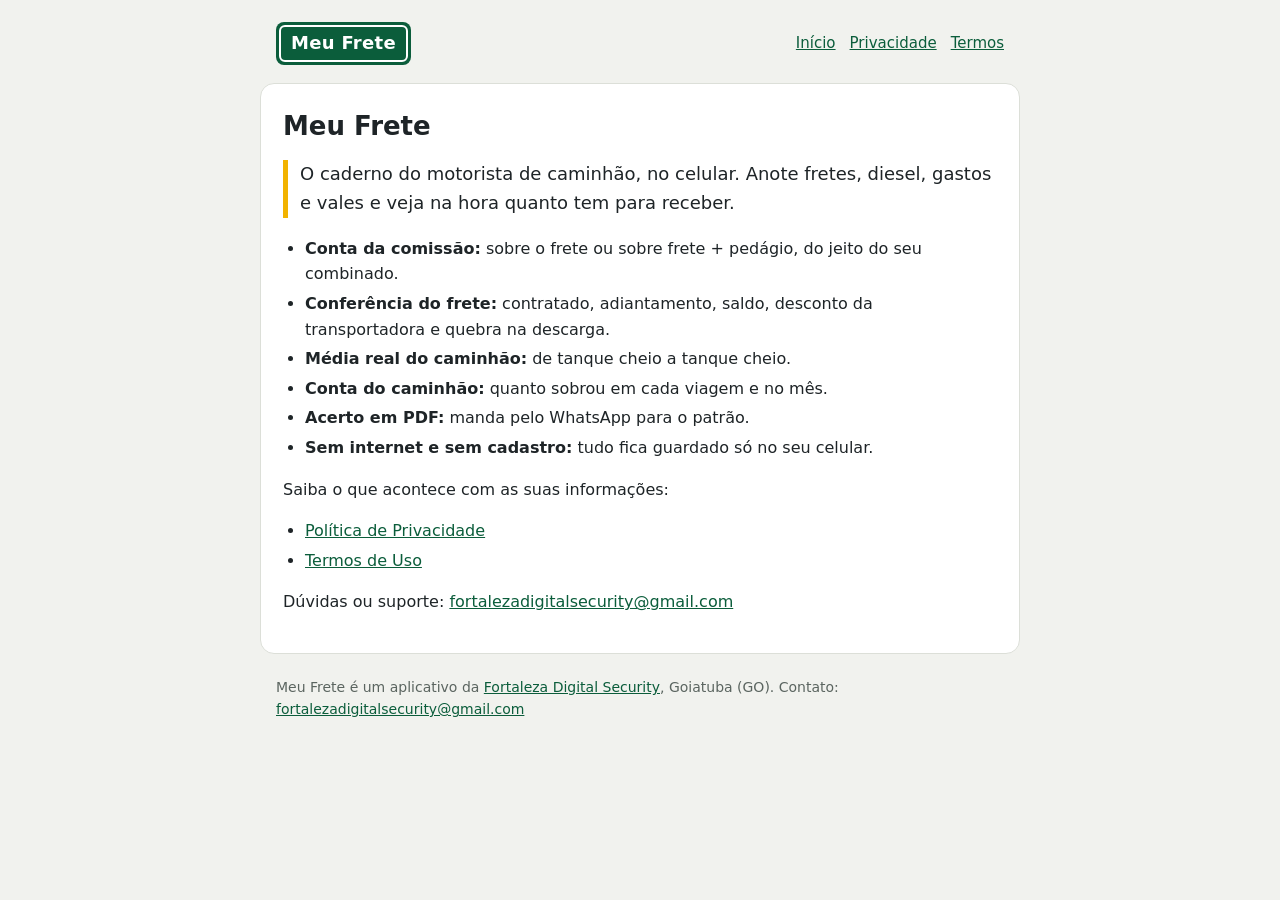
<file: meufrete/index.html>
<!doctype html>
<html lang="pt-BR">
<head>
<meta charset="utf-8">
<meta name="viewport" content="width=device-width, initial-scale=1">
<title>Meu Frete — Fortaleza Digital Security</title>
<meta name="description" content="Meu Frete: fretes, diesel, gastos e vales do motorista de caminhão, com a conta certa da viagem.">
<style>
:root { --fundo:#f1f2ee; --texto:#1e2427; --fraco:#5b6560; --destaque:#0b5d3b; --cartao:#ffffff; --borda:#dcdfd8; --faixa:#f2b300; }
@media (prefers-color-scheme: dark) {
  :root { --fundo:#111513; --texto:#e6eae7; --fraco:#9aa59f; --destaque:#5cd69a; --cartao:#181d1b; --borda:#2b322f; }
}
* { box-sizing: border-box; }
body { margin:0; background:var(--fundo); color:var(--texto);
  font: 16px/1.6 system-ui, -apple-system, "Segoe UI", Roboto, sans-serif; }
header, main, footer { max-width: 760px; margin: 0 auto; padding: 0 16px; }
header { padding-top: 22px; display:flex; align-items:center; gap:10px; flex-wrap:wrap; }
.placa { display:inline-block; background:#0b5d3b; border-radius:8px; padding:3px; }
.placa span { display:block; border:2px solid #fff; border-radius:6px; color:#fff; font-weight:800; padding:2px 10px; font-size:18px; letter-spacing:.3px; }
nav { margin-left:auto; display:flex; gap:14px; font-size: 15px; }
a { color: var(--destaque); }
main { background: var(--cartao); border: 1px solid var(--borda); border-radius: 14px; padding: 8px 22px 22px; margin-top: 18px; }
h1 { font-size: 26px; line-height: 1.25; margin: 18px 0 6px; }
h2 { font-size: 19px; margin: 26px 0 6px; }
p, li { overflow-wrap: anywhere; }
ul { padding-left: 22px; }
li { margin: 4px 0; }
.versao { color: var(--fraco); margin-top: 0; }
.chamada { font-size: 18px; border-left: 5px solid var(--faixa); padding-left: 12px; }
footer { color: var(--fraco); font-size: 14px; padding: 22px 16px 40px; }
</style>
</head>
<body>
<header>
  <a class="placa" href="./" style="text-decoration:none"><span>Meu Frete</span></a>
  <nav>
    <a href="./">Início</a>
    <a href="privacidade.html">Privacidade</a>
    <a href="termos.html">Termos</a>
  </nav>
</header>
<main>
<h1>Meu Frete</h1>
<p class="chamada">O caderno do motorista de caminhão, no celular. Anote fretes, diesel, gastos e vales e veja na hora quanto tem para receber.</p>
<ul>
<li><strong>Conta da comissão:</strong> sobre o frete ou sobre frete + pedágio, do jeito do seu combinado.</li>
<li><strong>Conferência do frete:</strong> contratado, adiantamento, saldo, desconto da transportadora e quebra na descarga.</li>
<li><strong>Média real do caminhão:</strong> de tanque cheio a tanque cheio.</li>
<li><strong>Conta do caminhão:</strong> quanto sobrou em cada viagem e no mês.</li>
<li><strong>Acerto em PDF:</strong> manda pelo WhatsApp para o patrão.</li>
<li><strong>Sem internet e sem cadastro:</strong> tudo fica guardado só no seu celular.</li>
</ul>
<p>Saiba o que acontece com as suas informações:</p>
<ul>
<li><a href="privacidade.html">Política de Privacidade</a></li>
<li><a href="termos.html">Termos de Uso</a></li>
</ul>
<p>Dúvidas ou suporte: <a href="mailto:fortalezadigitalsecurity@gmail.com">fortalezadigitalsecurity@gmail.com</a></p>
</main>
<footer>Meu Frete é um aplicativo da <a href="../">Fortaleza Digital Security</a>, Goiatuba (GO). Contato: <a href="mailto:fortalezadigitalsecurity@gmail.com">fortalezadigitalsecurity@gmail.com</a></footer>
</body>
</html>
</file>
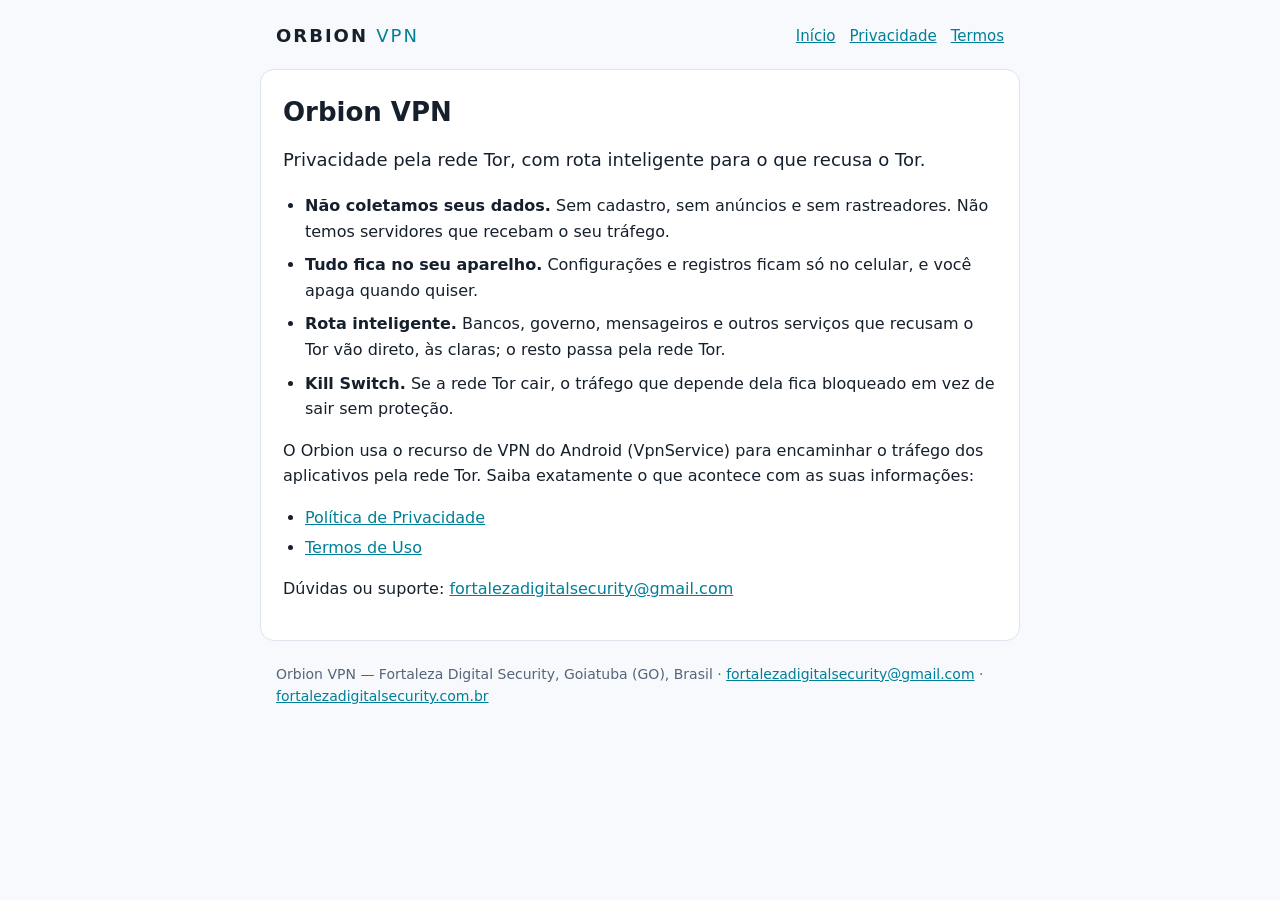
<file: orbion/index.html>
<!doctype html>
<html lang="pt-BR">
<head>
<meta charset="utf-8">
<meta name="viewport" content="width=device-width, initial-scale=1">
<title>Orbion VPN — Fortaleza Digital Security</title>
<meta name="description" content="Orbion VPN: privacidade pela rede Tor, sem coleta de dados.">
<style>
:root { --fundo:#f7f9fc; --texto:#16202c; --fraco:#55657a; --destaque:#007f99; --cartao:#ffffff; --borda:#dde4ee; }
@media (prefers-color-scheme: dark) {
  :root { --fundo:#0b0f14; --texto:#e8eef5; --fraco:#8a99ad; --destaque:#00e5ff; --cartao:#121821; --borda:#243041; }
}
* { box-sizing: border-box; }
body { margin:0; background:var(--fundo); color:var(--texto);
  font: 16px/1.6 system-ui, -apple-system, "Segoe UI", Roboto, sans-serif; }
header, main, footer { max-width: 760px; margin: 0 auto; padding: 0 16px; }
header { padding-top: 22px; display:flex; align-items:center; gap:10px; flex-wrap:wrap; }
header .marca { font-weight: 900; letter-spacing: 2px; font-size: 18px; }
header .marca span { color: var(--destaque); font-weight: 400; }
nav { margin-left:auto; display:flex; gap:14px; font-size: 15px; }
a { color: var(--destaque); }
main { background: var(--cartao); border: 1px solid var(--borda); border-radius: 14px; padding: 8px 22px 22px; margin-top: 18px; }
h1 { font-size: 26px; line-height: 1.25; margin: 18px 0 6px; }
h2 { font-size: 19px; margin: 26px 0 6px; color: var(--destaque); }
h3 { font-size: 16.5px; margin: 18px 0 4px; }
p, li { overflow-wrap: anywhere; }
ul { padding-left: 22px; }
li { margin: 4px 0; }
.versao { color: var(--fraco); margin-top: 0; }
footer { color: var(--fraco); font-size: 14px; padding: 22px 16px 40px; }
.chamada { font-size: 18px; }
.pontos li { margin: 8px 0; }
</style>
</head>
<body>
<header>
  <div class="marca">ORBION <span>VPN</span></div>
  <nav>
    <a href="./">Início</a>
    <a href="privacidade.html">Privacidade</a>
    <a href="termos.html">Termos</a>
  </nav>
</header>
<main>
<h1>Orbion VPN</h1>
<p class="chamada">Privacidade pela rede Tor, com rota inteligente para o que recusa o Tor.</p>
<ul class="pontos">
<li><strong>Não coletamos seus dados.</strong> Sem cadastro, sem anúncios e sem rastreadores. Não temos servidores que recebam o seu tráfego.</li>
<li><strong>Tudo fica no seu aparelho.</strong> Configurações e registros ficam só no celular, e você apaga quando quiser.</li>
<li><strong>Rota inteligente.</strong> Bancos, governo, mensageiros e outros serviços que recusam o Tor vão direto, às claras; o resto passa pela rede Tor.</li>
<li><strong>Kill Switch.</strong> Se a rede Tor cair, o tráfego que depende dela fica bloqueado em vez de sair sem proteção.</li>
</ul>
<p>O Orbion usa o recurso de VPN do Android (VpnService) para encaminhar o tráfego dos aplicativos pela rede Tor.
Saiba exatamente o que acontece com as suas informações:</p>
<ul>
<li><a href="privacidade.html">Política de Privacidade</a></li>
<li><a href="termos.html">Termos de Uso</a></li>
</ul>
<p>Dúvidas ou suporte: <a href="mailto:fortalezadigitalsecurity@gmail.com">fortalezadigitalsecurity@gmail.com</a></p>

</main>
<footer>
  Orbion VPN — Fortaleza Digital Security, Goiatuba (GO), Brasil ·
  <a href="mailto:fortalezadigitalsecurity@gmail.com">fortalezadigitalsecurity@gmail.com</a> ·
  <a href="https://fortalezadigitalsecurity.com.br/">fortalezadigitalsecurity.com.br</a>
</footer>
</body>
</html>
</file>
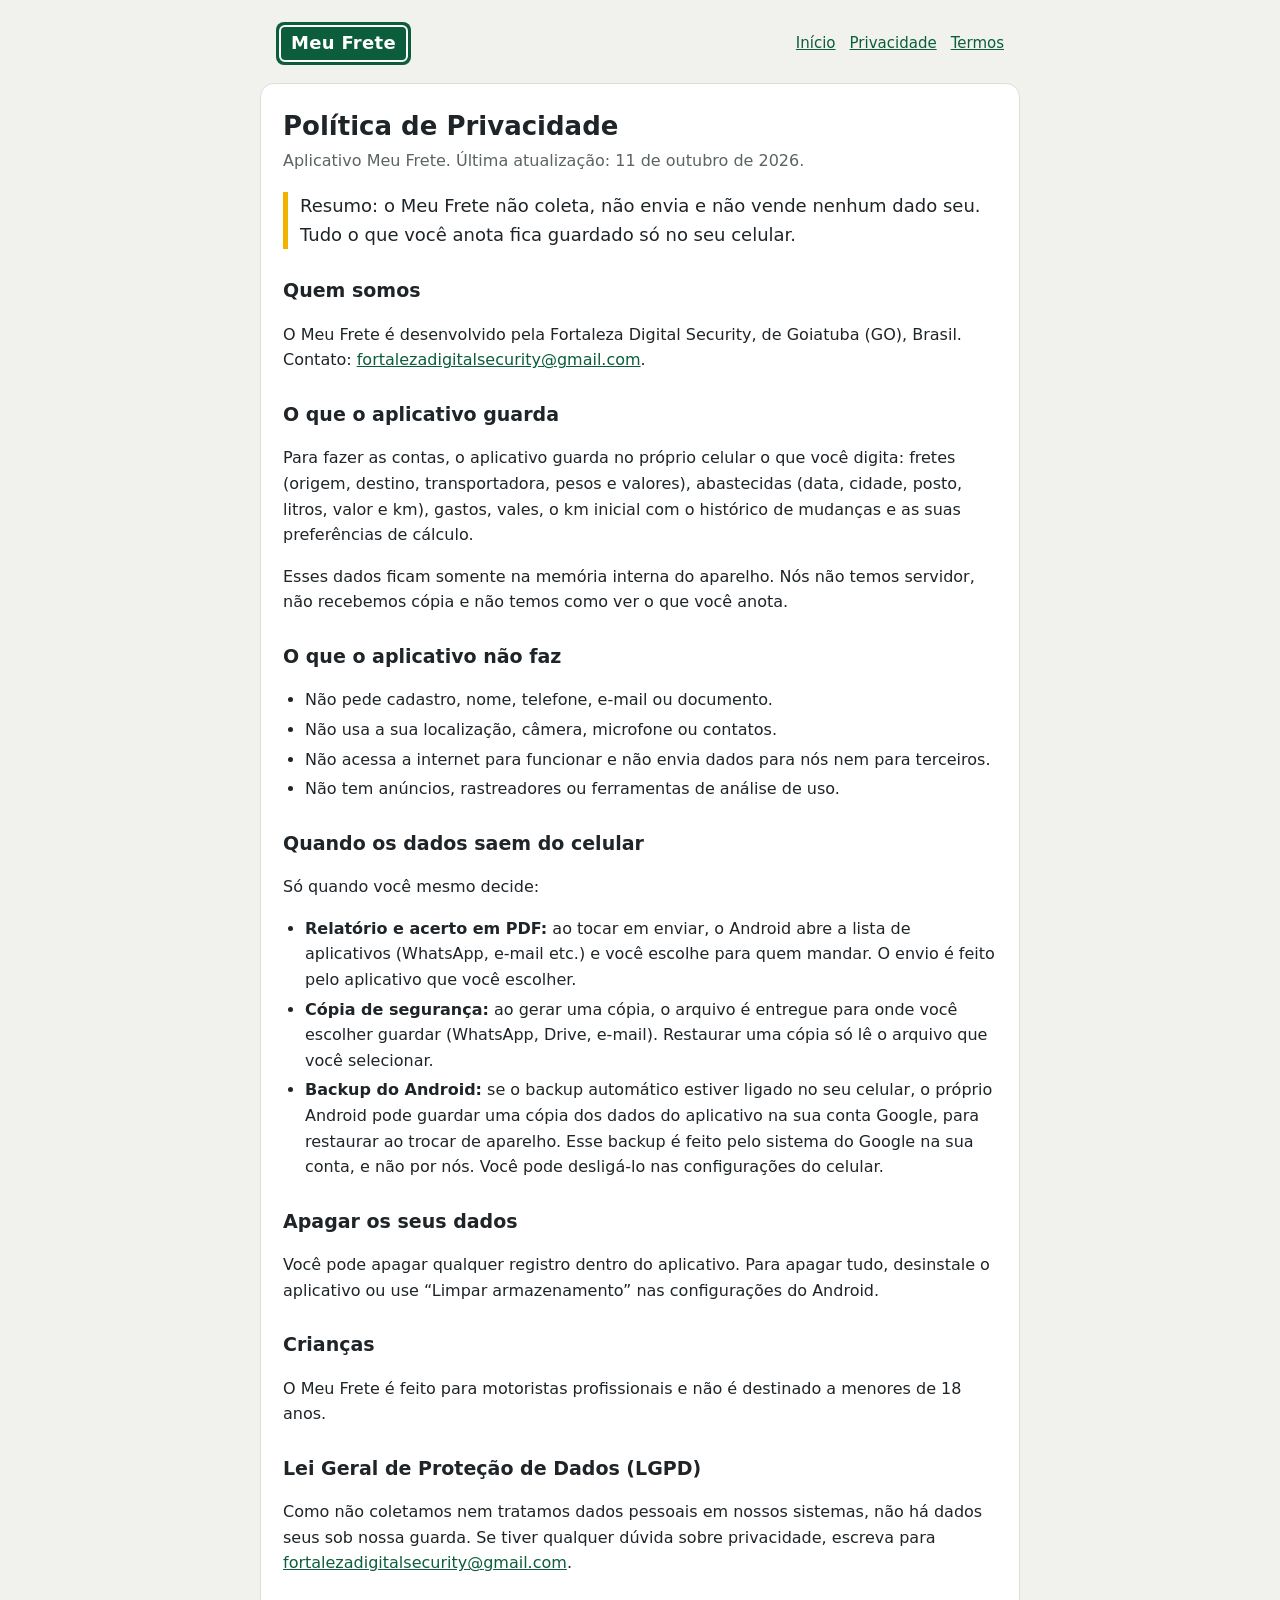
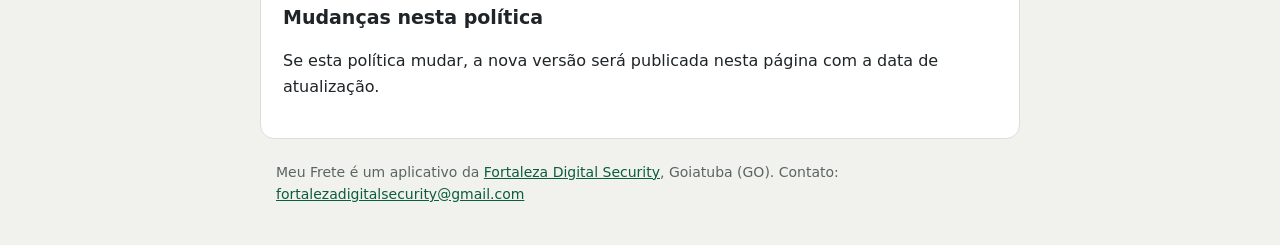
<file: meufrete/privacidade.html>
<!doctype html>
<html lang="pt-BR">
<head>
<meta charset="utf-8">
<meta name="viewport" content="width=device-width, initial-scale=1">
<title>Política de Privacidade — Meu Frete</title>
<meta name="description" content="Política de Privacidade do aplicativo Meu Frete.">
<style>
:root { --fundo:#f1f2ee; --texto:#1e2427; --fraco:#5b6560; --destaque:#0b5d3b; --cartao:#ffffff; --borda:#dcdfd8; --faixa:#f2b300; }
@media (prefers-color-scheme: dark) {
  :root { --fundo:#111513; --texto:#e6eae7; --fraco:#9aa59f; --destaque:#5cd69a; --cartao:#181d1b; --borda:#2b322f; }
}
* { box-sizing: border-box; }
body { margin:0; background:var(--fundo); color:var(--texto);
  font: 16px/1.6 system-ui, -apple-system, "Segoe UI", Roboto, sans-serif; }
header, main, footer { max-width: 760px; margin: 0 auto; padding: 0 16px; }
header { padding-top: 22px; display:flex; align-items:center; gap:10px; flex-wrap:wrap; }
.placa { display:inline-block; background:#0b5d3b; border-radius:8px; padding:3px; }
.placa span { display:block; border:2px solid #fff; border-radius:6px; color:#fff; font-weight:800; padding:2px 10px; font-size:18px; letter-spacing:.3px; }
nav { margin-left:auto; display:flex; gap:14px; font-size: 15px; }
a { color: var(--destaque); }
main { background: var(--cartao); border: 1px solid var(--borda); border-radius: 14px; padding: 8px 22px 22px; margin-top: 18px; }
h1 { font-size: 26px; line-height: 1.25; margin: 18px 0 6px; }
h2 { font-size: 19px; margin: 26px 0 6px; }
p, li { overflow-wrap: anywhere; }
ul { padding-left: 22px; }
li { margin: 4px 0; }
.versao { color: var(--fraco); margin-top: 0; }
.chamada { font-size: 18px; border-left: 5px solid var(--faixa); padding-left: 12px; }
footer { color: var(--fraco); font-size: 14px; padding: 22px 16px 40px; }
</style>
</head>
<body>
<header>
  <a class="placa" href="./" style="text-decoration:none"><span>Meu Frete</span></a>
  <nav>
    <a href="./">Início</a>
    <a href="privacidade.html">Privacidade</a>
    <a href="termos.html">Termos</a>
  </nav>
</header>
<main>
<h1>Política de Privacidade</h1>
<p class="versao">Aplicativo Meu Frete. Última atualização: 11 de outubro de 2026.</p>
<p class="chamada">Resumo: o Meu Frete não coleta, não envia e não vende nenhum dado seu. Tudo o que você anota fica guardado só no seu celular.</p>

<h2>Quem somos</h2>
<p>O Meu Frete é desenvolvido pela Fortaleza Digital Security, de Goiatuba (GO), Brasil. Contato: <a href="mailto:fortalezadigitalsecurity@gmail.com">fortalezadigitalsecurity@gmail.com</a>.</p>

<h2>O que o aplicativo guarda</h2>
<p>Para fazer as contas, o aplicativo guarda no próprio celular o que você digita: fretes (origem, destino, transportadora, pesos e valores), abastecidas (data, cidade, posto, litros, valor e km), gastos, vales, o km inicial com o histórico de mudanças e as suas preferências de cálculo.</p>
<p>Esses dados ficam somente na memória interna do aparelho. Nós não temos servidor, não recebemos cópia e não temos como ver o que você anota.</p>

<h2>O que o aplicativo não faz</h2>
<ul>
<li>Não pede cadastro, nome, telefone, e-mail ou documento.</li>
<li>Não usa a sua localização, câmera, microfone ou contatos.</li>
<li>Não acessa a internet para funcionar e não envia dados para nós nem para terceiros.</li>
<li>Não tem anúncios, rastreadores ou ferramentas de análise de uso.</li>
</ul>

<h2>Quando os dados saem do celular</h2>
<p>Só quando você mesmo decide:</p>
<ul>
<li><strong>Relatório e acerto em PDF:</strong> ao tocar em enviar, o Android abre a lista de aplicativos (WhatsApp, e-mail etc.) e você escolhe para quem mandar. O envio é feito pelo aplicativo que você escolher.</li>
<li><strong>Cópia de segurança:</strong> ao gerar uma cópia, o arquivo é entregue para onde você escolher guardar (WhatsApp, Drive, e-mail). Restaurar uma cópia só lê o arquivo que você selecionar.</li>
<li><strong>Backup do Android:</strong> se o backup automático estiver ligado no seu celular, o próprio Android pode guardar uma cópia dos dados do aplicativo na sua conta Google, para restaurar ao trocar de aparelho. Esse backup é feito pelo sistema do Google na sua conta, e não por nós. Você pode desligá-lo nas configurações do celular.</li>
</ul>

<h2>Apagar os seus dados</h2>
<p>Você pode apagar qualquer registro dentro do aplicativo. Para apagar tudo, desinstale o aplicativo ou use “Limpar armazenamento” nas configurações do Android.</p>

<h2>Crianças</h2>
<p>O Meu Frete é feito para motoristas profissionais e não é destinado a menores de 18 anos.</p>

<h2>Lei Geral de Proteção de Dados (LGPD)</h2>
<p>Como não coletamos nem tratamos dados pessoais em nossos sistemas, não há dados seus sob nossa guarda. Se tiver qualquer dúvida sobre privacidade, escreva para <a href="mailto:fortalezadigitalsecurity@gmail.com">fortalezadigitalsecurity@gmail.com</a>.</p>

<h2>Mudanças nesta política</h2>
<p>Se esta política mudar, a nova versão será publicada nesta página com a data de atualização.</p>
</main>
<footer>Meu Frete é um aplicativo da <a href="../">Fortaleza Digital Security</a>, Goiatuba (GO). Contato: <a href="mailto:fortalezadigitalsecurity@gmail.com">fortalezadigitalsecurity@gmail.com</a></footer>
</body>
</html>
</file>
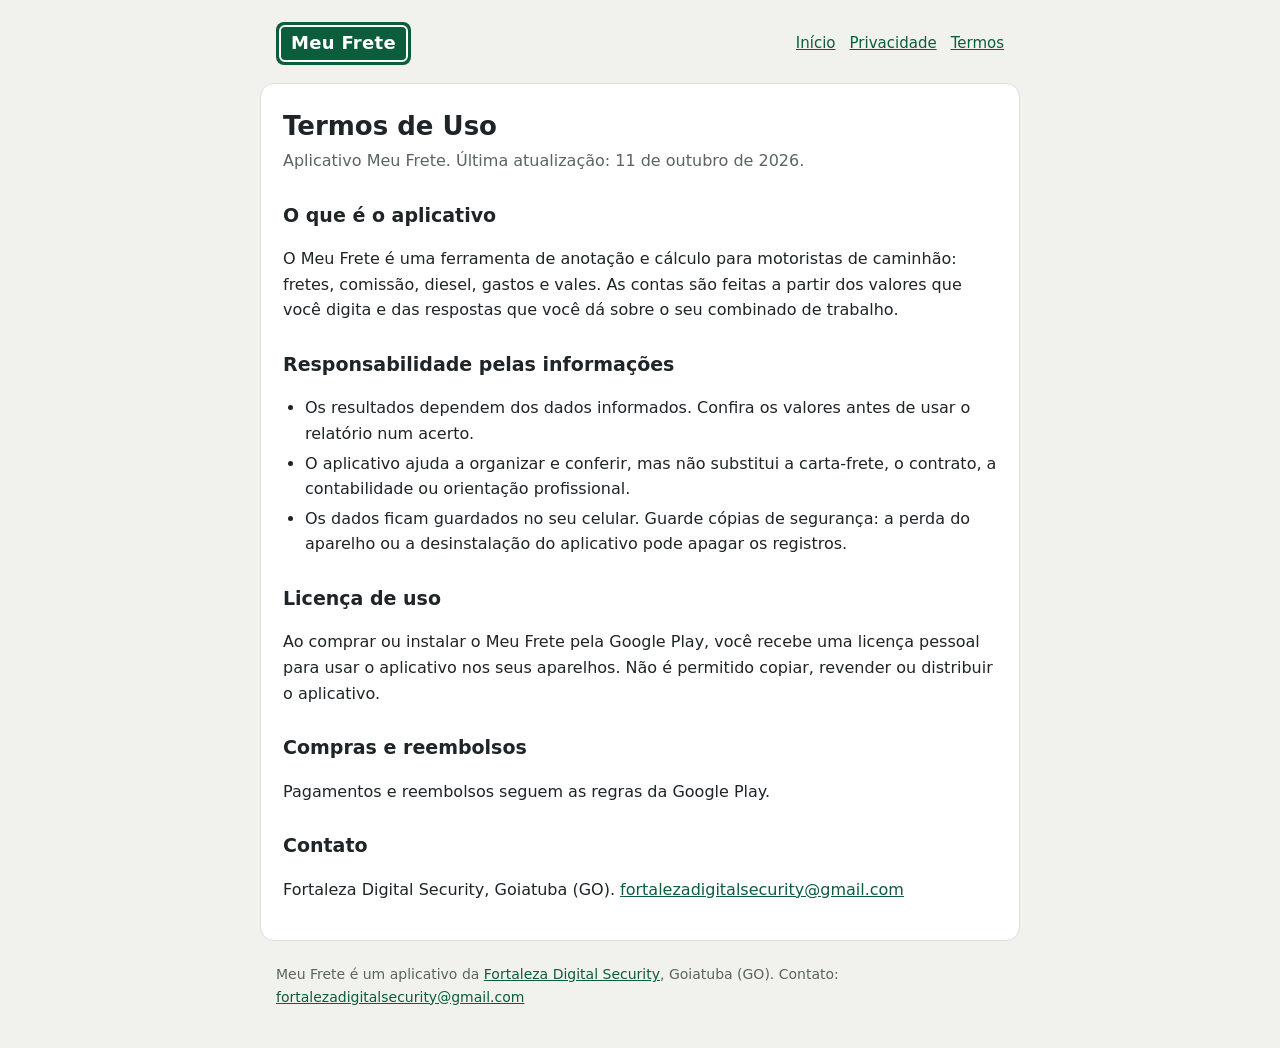
<file: meufrete/termos.html>
<!doctype html>
<html lang="pt-BR">
<head>
<meta charset="utf-8">
<meta name="viewport" content="width=device-width, initial-scale=1">
<title>Termos de Uso — Meu Frete</title>
<meta name="description" content="Termos de Uso do aplicativo Meu Frete.">
<style>
:root { --fundo:#f1f2ee; --texto:#1e2427; --fraco:#5b6560; --destaque:#0b5d3b; --cartao:#ffffff; --borda:#dcdfd8; --faixa:#f2b300; }
@media (prefers-color-scheme: dark) {
  :root { --fundo:#111513; --texto:#e6eae7; --fraco:#9aa59f; --destaque:#5cd69a; --cartao:#181d1b; --borda:#2b322f; }
}
* { box-sizing: border-box; }
body { margin:0; background:var(--fundo); color:var(--texto);
  font: 16px/1.6 system-ui, -apple-system, "Segoe UI", Roboto, sans-serif; }
header, main, footer { max-width: 760px; margin: 0 auto; padding: 0 16px; }
header { padding-top: 22px; display:flex; align-items:center; gap:10px; flex-wrap:wrap; }
.placa { display:inline-block; background:#0b5d3b; border-radius:8px; padding:3px; }
.placa span { display:block; border:2px solid #fff; border-radius:6px; color:#fff; font-weight:800; padding:2px 10px; font-size:18px; letter-spacing:.3px; }
nav { margin-left:auto; display:flex; gap:14px; font-size: 15px; }
a { color: var(--destaque); }
main { background: var(--cartao); border: 1px solid var(--borda); border-radius: 14px; padding: 8px 22px 22px; margin-top: 18px; }
h1 { font-size: 26px; line-height: 1.25; margin: 18px 0 6px; }
h2 { font-size: 19px; margin: 26px 0 6px; }
p, li { overflow-wrap: anywhere; }
ul { padding-left: 22px; }
li { margin: 4px 0; }
.versao { color: var(--fraco); margin-top: 0; }
.chamada { font-size: 18px; border-left: 5px solid var(--faixa); padding-left: 12px; }
footer { color: var(--fraco); font-size: 14px; padding: 22px 16px 40px; }
</style>
</head>
<body>
<header>
  <a class="placa" href="./" style="text-decoration:none"><span>Meu Frete</span></a>
  <nav>
    <a href="./">Início</a>
    <a href="privacidade.html">Privacidade</a>
    <a href="termos.html">Termos</a>
  </nav>
</header>
<main>
<h1>Termos de Uso</h1>
<p class="versao">Aplicativo Meu Frete. Última atualização: 11 de outubro de 2026.</p>

<h2>O que é o aplicativo</h2>
<p>O Meu Frete é uma ferramenta de anotação e cálculo para motoristas de caminhão: fretes, comissão, diesel, gastos e vales. As contas são feitas a partir dos valores que você digita e das respostas que você dá sobre o seu combinado de trabalho.</p>

<h2>Responsabilidade pelas informações</h2>
<ul>
<li>Os resultados dependem dos dados informados. Confira os valores antes de usar o relatório num acerto.</li>
<li>O aplicativo ajuda a organizar e conferir, mas não substitui a carta-frete, o contrato, a contabilidade ou orientação profissional.</li>
<li>Os dados ficam guardados no seu celular. Guarde cópias de segurança: a perda do aparelho ou a desinstalação do aplicativo pode apagar os registros.</li>
</ul>

<h2>Licença de uso</h2>
<p>Ao comprar ou instalar o Meu Frete pela Google Play, você recebe uma licença pessoal para usar o aplicativo nos seus aparelhos. Não é permitido copiar, revender ou distribuir o aplicativo.</p>

<h2>Compras e reembolsos</h2>
<p>Pagamentos e reembolsos seguem as regras da Google Play.</p>

<h2>Contato</h2>
<p>Fortaleza Digital Security, Goiatuba (GO). <a href="mailto:fortalezadigitalsecurity@gmail.com">fortalezadigitalsecurity@gmail.com</a></p>
</main>
<footer>Meu Frete é um aplicativo da <a href="../">Fortaleza Digital Security</a>, Goiatuba (GO). Contato: <a href="mailto:fortalezadigitalsecurity@gmail.com">fortalezadigitalsecurity@gmail.com</a></footer>
</body>
</html>
</file>
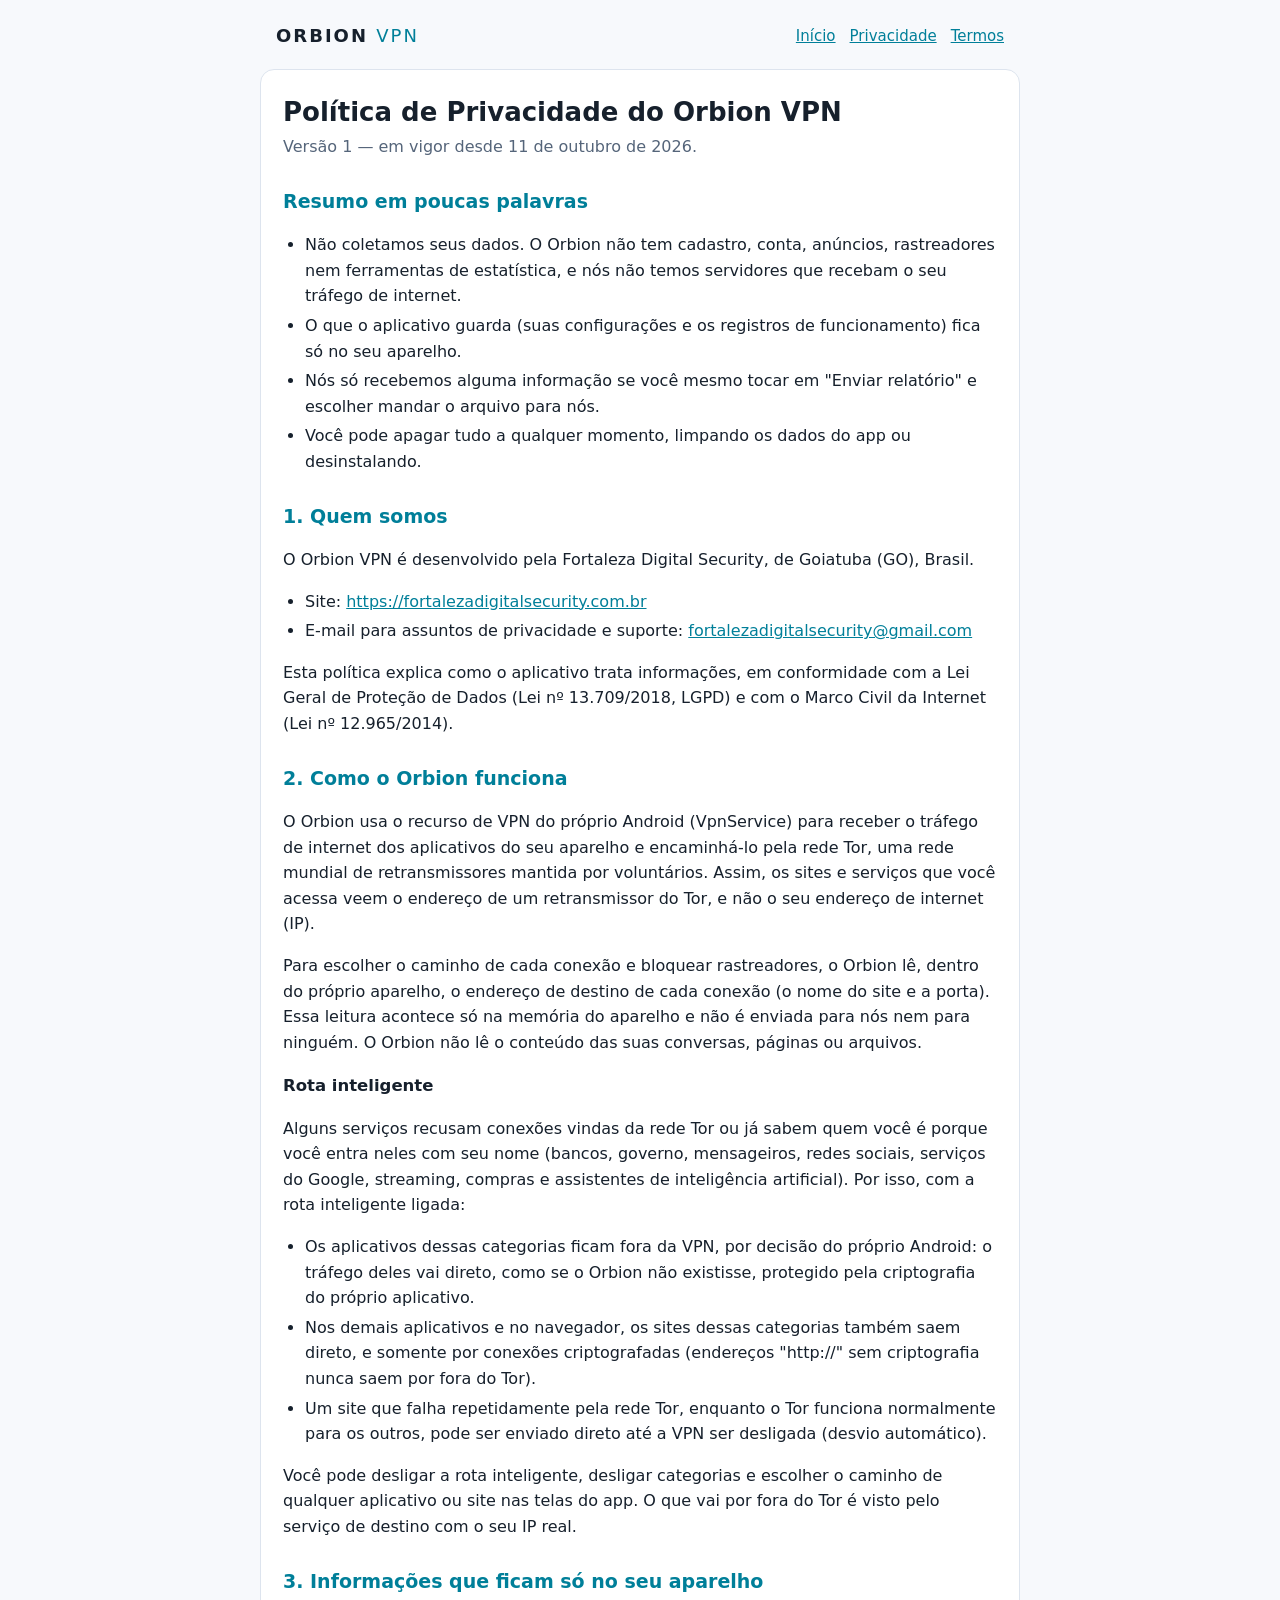
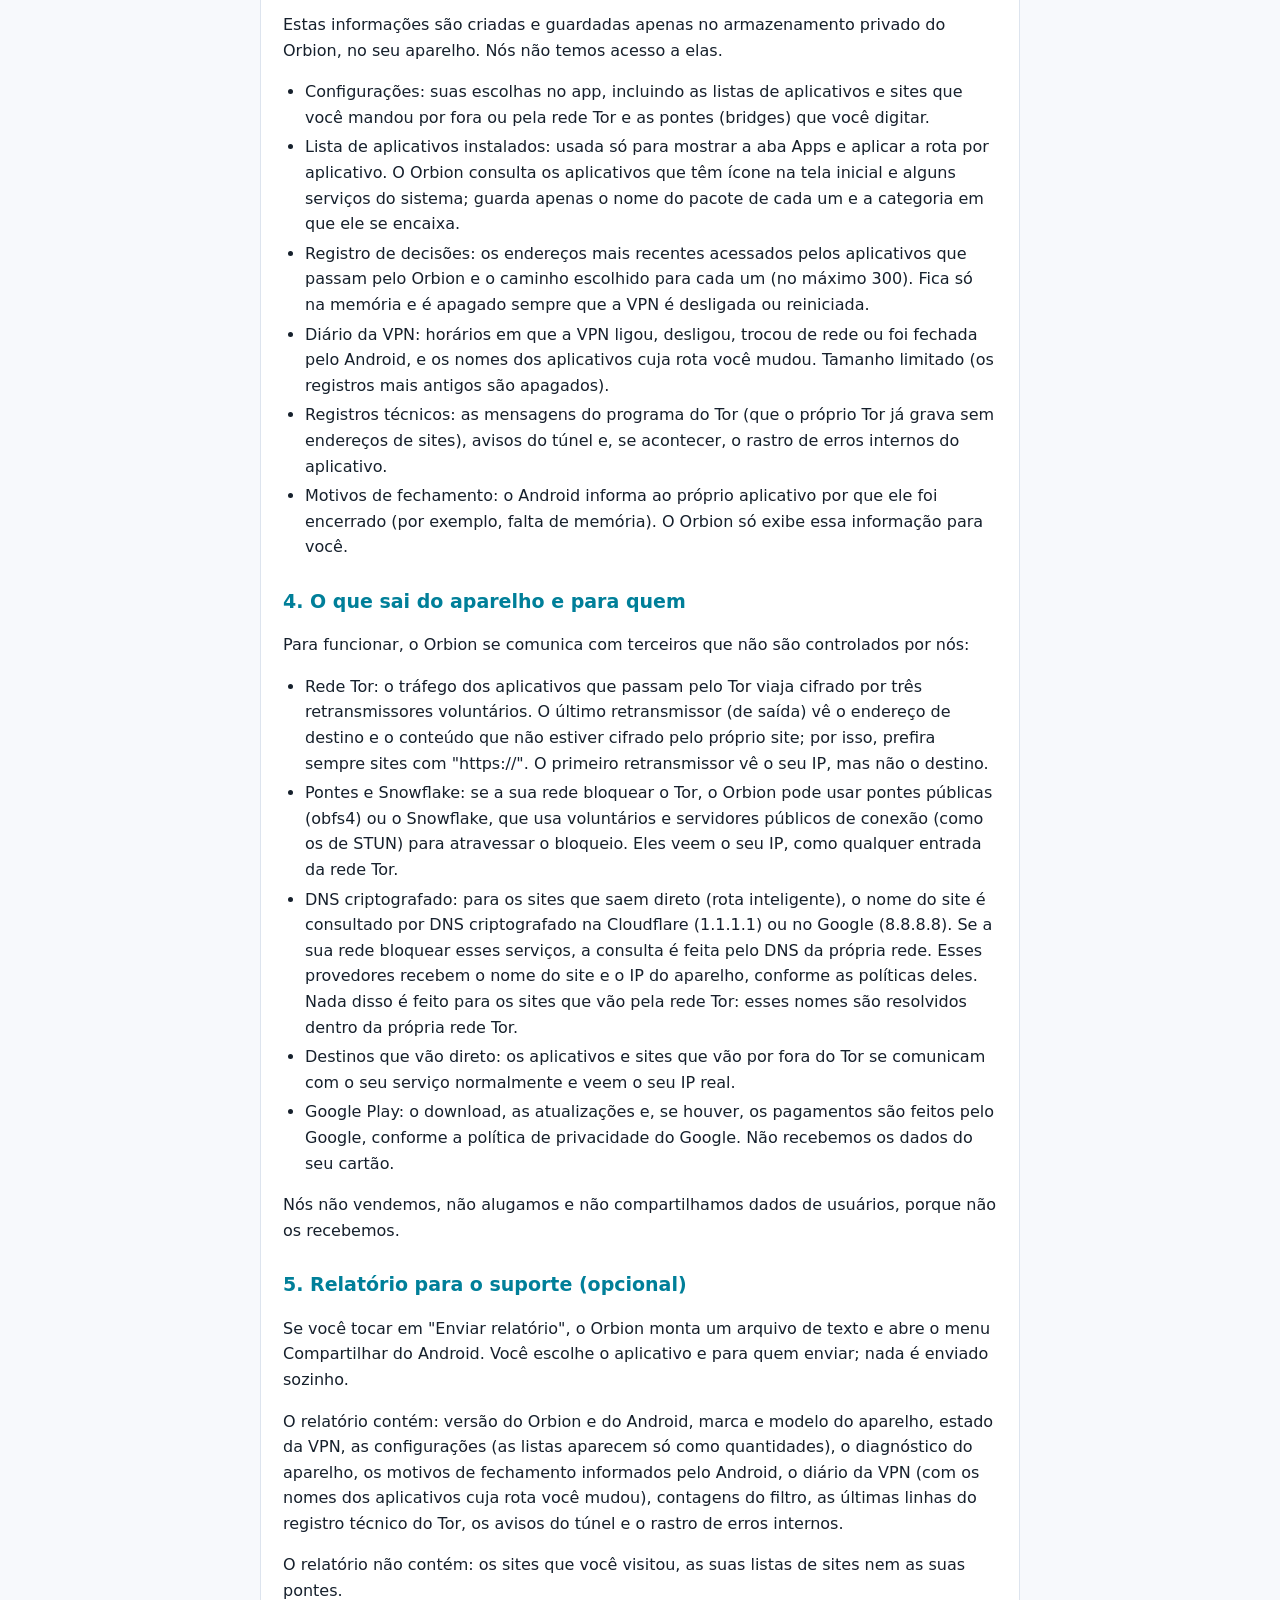
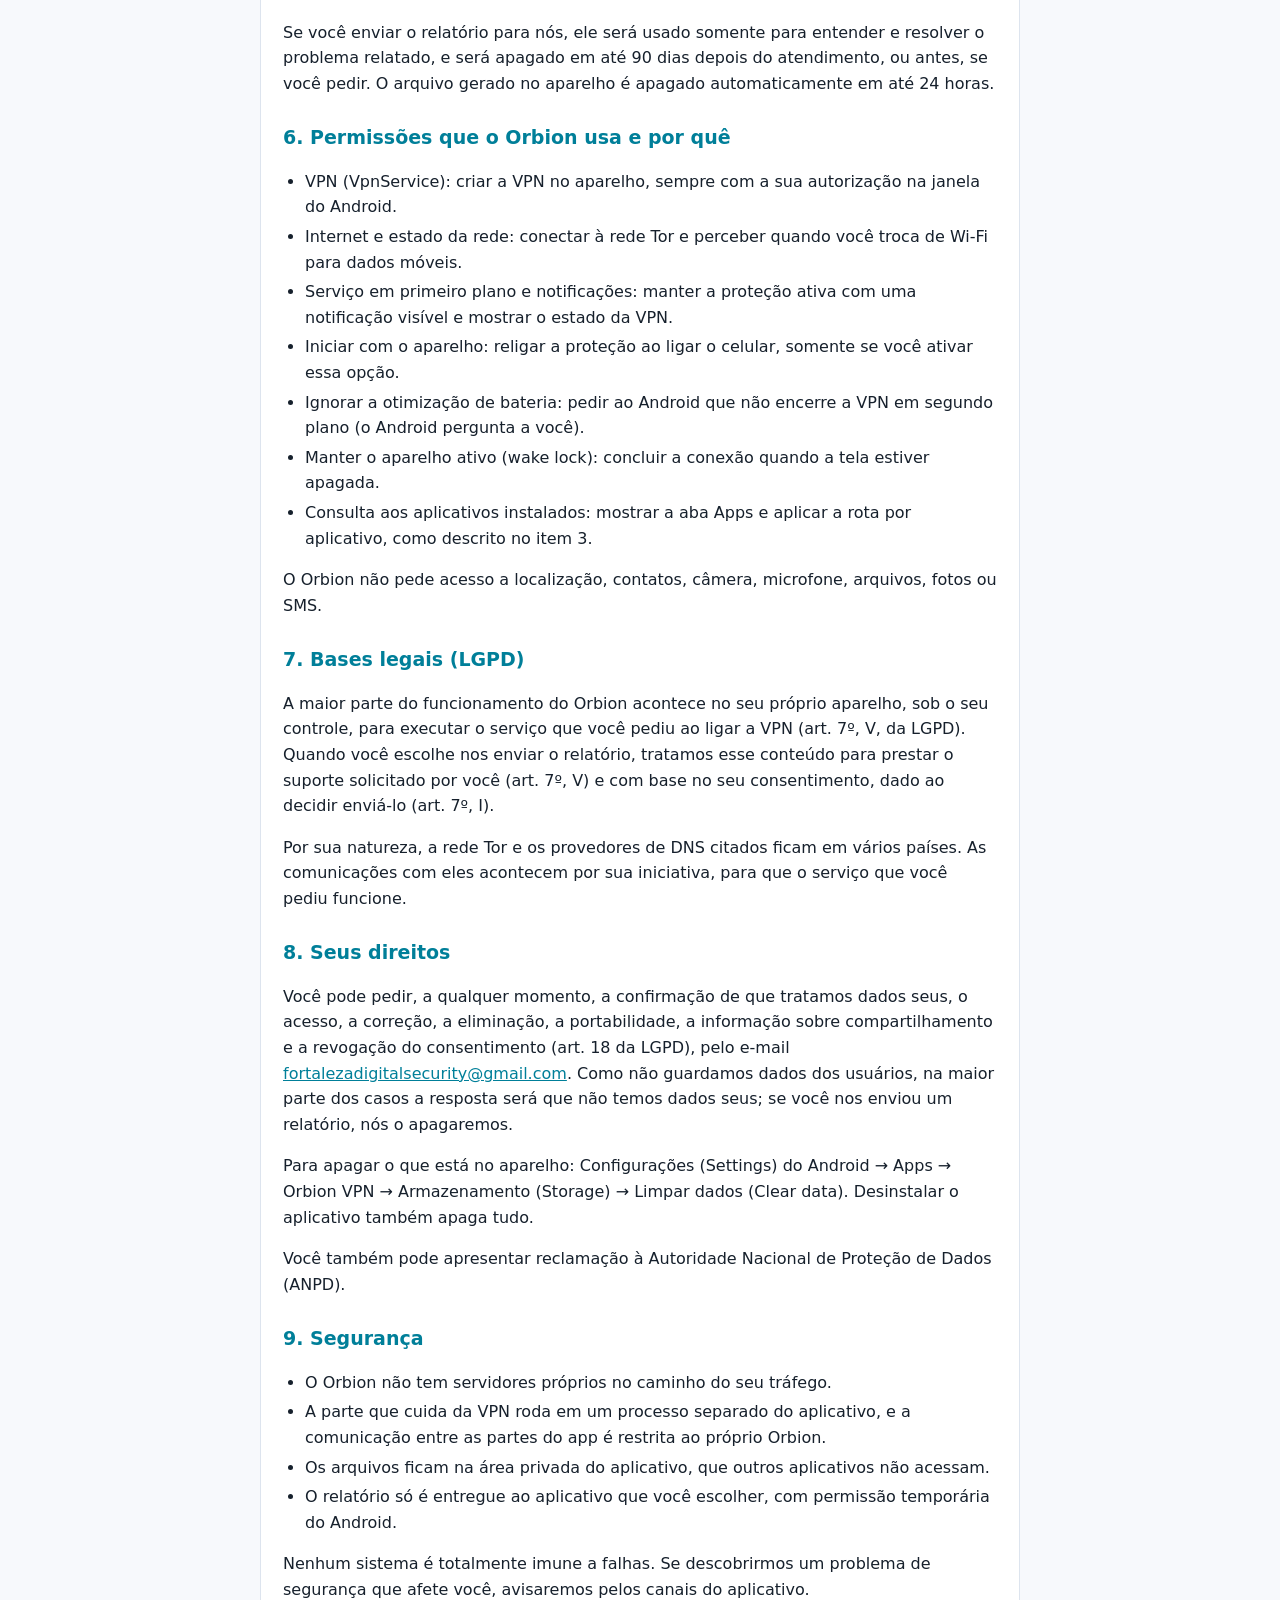
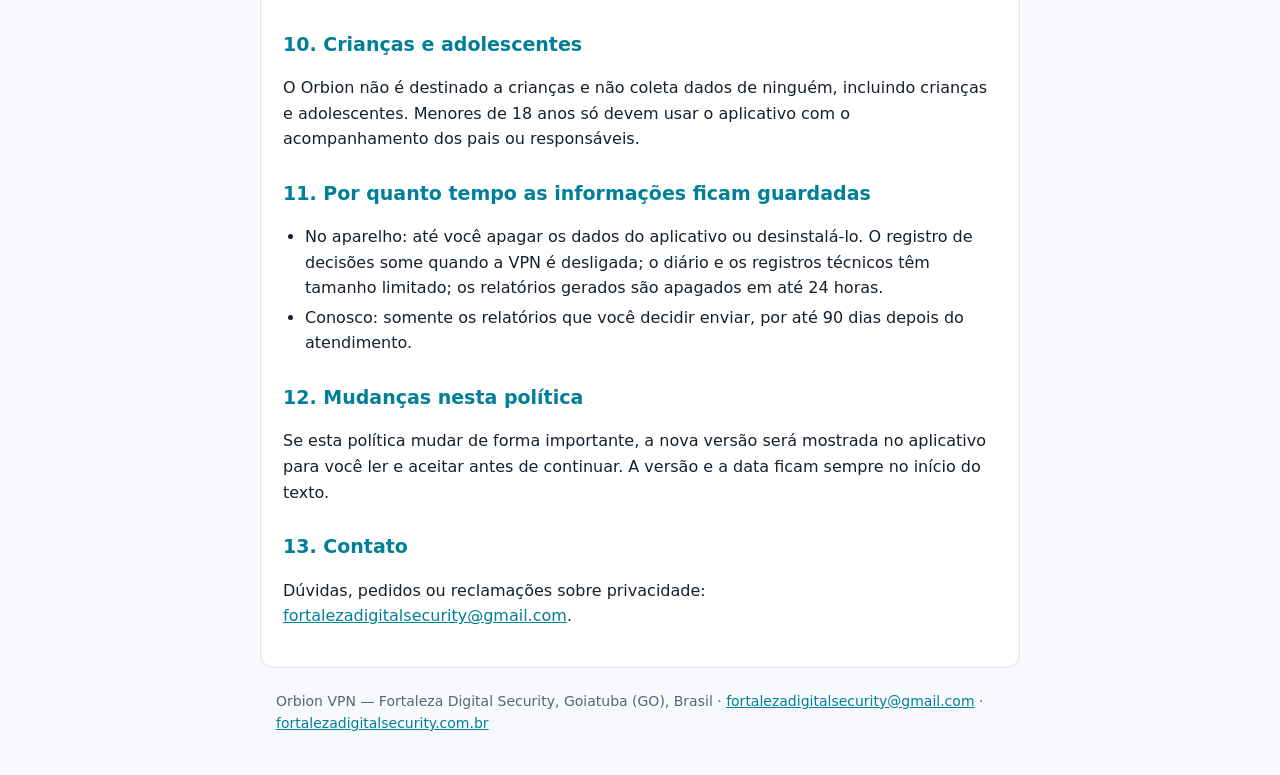
<file: orbion/privacidade.html>
<!doctype html>
<html lang="pt-BR">
<head>
<meta charset="utf-8">
<meta name="viewport" content="width=device-width, initial-scale=1">
<title>Política de Privacidade do Orbion VPN</title>
<meta name="description" content="Política de Privacidade do Orbion VPN: não coletamos seus dados.">
<style>
:root { --fundo:#f7f9fc; --texto:#16202c; --fraco:#55657a; --destaque:#007f99; --cartao:#ffffff; --borda:#dde4ee; }
@media (prefers-color-scheme: dark) {
  :root { --fundo:#0b0f14; --texto:#e8eef5; --fraco:#8a99ad; --destaque:#00e5ff; --cartao:#121821; --borda:#243041; }
}
* { box-sizing: border-box; }
body { margin:0; background:var(--fundo); color:var(--texto);
  font: 16px/1.6 system-ui, -apple-system, "Segoe UI", Roboto, sans-serif; }
header, main, footer { max-width: 760px; margin: 0 auto; padding: 0 16px; }
header { padding-top: 22px; display:flex; align-items:center; gap:10px; flex-wrap:wrap; }
header .marca { font-weight: 900; letter-spacing: 2px; font-size: 18px; }
header .marca span { color: var(--destaque); font-weight: 400; }
nav { margin-left:auto; display:flex; gap:14px; font-size: 15px; }
a { color: var(--destaque); }
main { background: var(--cartao); border: 1px solid var(--borda); border-radius: 14px; padding: 8px 22px 22px; margin-top: 18px; }
h1 { font-size: 26px; line-height: 1.25; margin: 18px 0 6px; }
h2 { font-size: 19px; margin: 26px 0 6px; color: var(--destaque); }
h3 { font-size: 16.5px; margin: 18px 0 4px; }
p, li { overflow-wrap: anywhere; }
ul { padding-left: 22px; }
li { margin: 4px 0; }
.versao { color: var(--fraco); margin-top: 0; }
footer { color: var(--fraco); font-size: 14px; padding: 22px 16px 40px; }
.chamada { font-size: 18px; }
.pontos li { margin: 8px 0; }
</style>
</head>
<body>
<header>
  <div class="marca">ORBION <span>VPN</span></div>
  <nav>
    <a href="./">Início</a>
    <a href="privacidade.html">Privacidade</a>
    <a href="termos.html">Termos</a>
  </nav>
</header>
<main>
<h1>Política de Privacidade do Orbion VPN</h1>
<p class="versao">Versão 1 — em vigor desde 11 de outubro de 2026.</p>
<h2>Resumo em poucas palavras</h2>
<ul><li>Não coletamos seus dados. O Orbion não tem cadastro, conta, anúncios, rastreadores nem ferramentas de estatística, e nós não temos servidores que recebam o seu tráfego de internet.</li><li>O que o aplicativo guarda (suas configurações e os registros de funcionamento) fica só no seu aparelho.</li><li>Nós só recebemos alguma informação se você mesmo tocar em &quot;Enviar relatório&quot; e escolher mandar o arquivo para nós.</li><li>Você pode apagar tudo a qualquer momento, limpando os dados do app ou desinstalando.</li></ul>
<h2>1. Quem somos</h2>
<p>O Orbion VPN é desenvolvido pela Fortaleza Digital Security, de Goiatuba (GO), Brasil.</p>
<ul><li>Site: <a href="https://fortalezadigitalsecurity.com.br">https://fortalezadigitalsecurity.com.br</a></li><li>E-mail para assuntos de privacidade e suporte: <a href="mailto:fortalezadigitalsecurity@gmail.com">fortalezadigitalsecurity@gmail.com</a></li></ul>
<p>Esta política explica como o aplicativo trata informações, em conformidade com a Lei Geral de Proteção de Dados (Lei nº 13.709/2018, LGPD) e com o Marco Civil da Internet (Lei nº 12.965/2014).</p>
<h2>2. Como o Orbion funciona</h2>
<p>O Orbion usa o recurso de VPN do próprio Android (VpnService) para receber o tráfego de internet dos aplicativos do seu aparelho e encaminhá-lo pela rede Tor, uma rede mundial de retransmissores mantida por voluntários. Assim, os sites e serviços que você acessa veem o endereço de um retransmissor do Tor, e não o seu endereço de internet (IP).</p>
<p>Para escolher o caminho de cada conexão e bloquear rastreadores, o Orbion lê, dentro do próprio aparelho, o endereço de destino de cada conexão (o nome do site e a porta). Essa leitura acontece só na memória do aparelho e não é enviada para nós nem para ninguém. O Orbion não lê o conteúdo das suas conversas, páginas ou arquivos.</p>
<h3>Rota inteligente</h3>
<p>Alguns serviços recusam conexões vindas da rede Tor ou já sabem quem você é porque você entra neles com seu nome (bancos, governo, mensageiros, redes sociais, serviços do Google, streaming, compras e assistentes de inteligência artificial). Por isso, com a rota inteligente ligada:</p>
<ul><li>Os aplicativos dessas categorias ficam fora da VPN, por decisão do próprio Android: o tráfego deles vai direto, como se o Orbion não existisse, protegido pela criptografia do próprio aplicativo.</li><li>Nos demais aplicativos e no navegador, os sites dessas categorias também saem direto, e somente por conexões criptografadas (endereços &quot;http://&quot; sem criptografia nunca saem por fora do Tor).</li><li>Um site que falha repetidamente pela rede Tor, enquanto o Tor funciona normalmente para os outros, pode ser enviado direto até a VPN ser desligada (desvio automático).</li></ul>
<p>Você pode desligar a rota inteligente, desligar categorias e escolher o caminho de qualquer aplicativo ou site nas telas do app. O que vai por fora do Tor é visto pelo serviço de destino com o seu IP real.</p>
<h2>3. Informações que ficam só no seu aparelho</h2>
<p>Estas informações são criadas e guardadas apenas no armazenamento privado do Orbion, no seu aparelho. Nós não temos acesso a elas.</p>
<ul><li>Configurações: suas escolhas no app, incluindo as listas de aplicativos e sites que você mandou por fora ou pela rede Tor e as pontes (bridges) que você digitar.</li><li>Lista de aplicativos instalados: usada só para mostrar a aba Apps e aplicar a rota por aplicativo. O Orbion consulta os aplicativos que têm ícone na tela inicial e alguns serviços do sistema; guarda apenas o nome do pacote de cada um e a categoria em que ele se encaixa.</li><li>Registro de decisões: os endereços mais recentes acessados pelos aplicativos que passam pelo Orbion e o caminho escolhido para cada um (no máximo 300). Fica só na memória e é apagado sempre que a VPN é desligada ou reiniciada.</li><li>Diário da VPN: horários em que a VPN ligou, desligou, trocou de rede ou foi fechada pelo Android, e os nomes dos aplicativos cuja rota você mudou. Tamanho limitado (os registros mais antigos são apagados).</li><li>Registros técnicos: as mensagens do programa do Tor (que o próprio Tor já grava sem endereços de sites), avisos do túnel e, se acontecer, o rastro de erros internos do aplicativo.</li><li>Motivos de fechamento: o Android informa ao próprio aplicativo por que ele foi encerrado (por exemplo, falta de memória). O Orbion só exibe essa informação para você.</li></ul>
<h2>4. O que sai do aparelho e para quem</h2>
<p>Para funcionar, o Orbion se comunica com terceiros que não são controlados por nós:</p>
<ul><li>Rede Tor: o tráfego dos aplicativos que passam pelo Tor viaja cifrado por três retransmissores voluntários. O último retransmissor (de saída) vê o endereço de destino e o conteúdo que não estiver cifrado pelo próprio site; por isso, prefira sempre sites com &quot;https://&quot;. O primeiro retransmissor vê o seu IP, mas não o destino.</li><li>Pontes e Snowflake: se a sua rede bloquear o Tor, o Orbion pode usar pontes públicas (obfs4) ou o Snowflake, que usa voluntários e servidores públicos de conexão (como os de STUN) para atravessar o bloqueio. Eles veem o seu IP, como qualquer entrada da rede Tor.</li><li>DNS criptografado: para os sites que saem direto (rota inteligente), o nome do site é consultado por DNS criptografado na Cloudflare (1.1.1.1) ou no Google (8.8.8.8). Se a sua rede bloquear esses serviços, a consulta é feita pelo DNS da própria rede. Esses provedores recebem o nome do site e o IP do aparelho, conforme as políticas deles. Nada disso é feito para os sites que vão pela rede Tor: esses nomes são resolvidos dentro da própria rede Tor.</li><li>Destinos que vão direto: os aplicativos e sites que vão por fora do Tor se comunicam com o seu serviço normalmente e veem o seu IP real.</li><li>Google Play: o download, as atualizações e, se houver, os pagamentos são feitos pelo Google, conforme a política de privacidade do Google. Não recebemos os dados do seu cartão.</li></ul>
<p>Nós não vendemos, não alugamos e não compartilhamos dados de usuários, porque não os recebemos.</p>
<h2>5. Relatório para o suporte (opcional)</h2>
<p>Se você tocar em &quot;Enviar relatório&quot;, o Orbion monta um arquivo de texto e abre o menu Compartilhar do Android. Você escolhe o aplicativo e para quem enviar; nada é enviado sozinho.</p>
<p>O relatório contém: versão do Orbion e do Android, marca e modelo do aparelho, estado da VPN, as configurações (as listas aparecem só como quantidades), o diagnóstico do aparelho, os motivos de fechamento informados pelo Android, o diário da VPN (com os nomes dos aplicativos cuja rota você mudou), contagens do filtro, as últimas linhas do registro técnico do Tor, os avisos do túnel e o rastro de erros internos.</p>
<p>O relatório não contém: os sites que você visitou, as suas listas de sites nem as suas pontes.</p>
<p>Se você enviar o relatório para nós, ele será usado somente para entender e resolver o problema relatado, e será apagado em até 90 dias depois do atendimento, ou antes, se você pedir. O arquivo gerado no aparelho é apagado automaticamente em até 24 horas.</p>
<h2>6. Permissões que o Orbion usa e por quê</h2>
<ul><li>VPN (VpnService): criar a VPN no aparelho, sempre com a sua autorização na janela do Android.</li><li>Internet e estado da rede: conectar à rede Tor e perceber quando você troca de Wi-Fi para dados móveis.</li><li>Serviço em primeiro plano e notificações: manter a proteção ativa com uma notificação visível e mostrar o estado da VPN.</li><li>Iniciar com o aparelho: religar a proteção ao ligar o celular, somente se você ativar essa opção.</li><li>Ignorar a otimização de bateria: pedir ao Android que não encerre a VPN em segundo plano (o Android pergunta a você).</li><li>Manter o aparelho ativo (wake lock): concluir a conexão quando a tela estiver apagada.</li><li>Consulta aos aplicativos instalados: mostrar a aba Apps e aplicar a rota por aplicativo, como descrito no item 3.</li></ul>
<p>O Orbion não pede acesso a localização, contatos, câmera, microfone, arquivos, fotos ou SMS.</p>
<h2>7. Bases legais (LGPD)</h2>
<p>A maior parte do funcionamento do Orbion acontece no seu próprio aparelho, sob o seu controle, para executar o serviço que você pediu ao ligar a VPN (art. 7º, V, da LGPD). Quando você escolhe nos enviar o relatório, tratamos esse conteúdo para prestar o suporte solicitado por você (art. 7º, V) e com base no seu consentimento, dado ao decidir enviá-lo (art. 7º, I).</p>
<p>Por sua natureza, a rede Tor e os provedores de DNS citados ficam em vários países. As comunicações com eles acontecem por sua iniciativa, para que o serviço que você pediu funcione.</p>
<h2>8. Seus direitos</h2>
<p>Você pode pedir, a qualquer momento, a confirmação de que tratamos dados seus, o acesso, a correção, a eliminação, a portabilidade, a informação sobre compartilhamento e a revogação do consentimento (art. 18 da LGPD), pelo e-mail <a href="mailto:fortalezadigitalsecurity@gmail.com">fortalezadigitalsecurity@gmail.com</a>. Como não guardamos dados dos usuários, na maior parte dos casos a resposta será que não temos dados seus; se você nos enviou um relatório, nós o apagaremos.</p>
<p>Para apagar o que está no aparelho: Configurações (Settings) do Android → Apps → Orbion VPN → Armazenamento (Storage) → Limpar dados (Clear data). Desinstalar o aplicativo também apaga tudo.</p>
<p>Você também pode apresentar reclamação à Autoridade Nacional de Proteção de Dados (ANPD).</p>
<h2>9. Segurança</h2>
<ul><li>O Orbion não tem servidores próprios no caminho do seu tráfego.</li><li>A parte que cuida da VPN roda em um processo separado do aplicativo, e a comunicação entre as partes do app é restrita ao próprio Orbion.</li><li>Os arquivos ficam na área privada do aplicativo, que outros aplicativos não acessam.</li><li>O relatório só é entregue ao aplicativo que você escolher, com permissão temporária do Android.</li></ul>
<p>Nenhum sistema é totalmente imune a falhas. Se descobrirmos um problema de segurança que afete você, avisaremos pelos canais do aplicativo.</p>
<h2>10. Crianças e adolescentes</h2>
<p>O Orbion não é destinado a crianças e não coleta dados de ninguém, incluindo crianças e adolescentes. Menores de 18 anos só devem usar o aplicativo com o acompanhamento dos pais ou responsáveis.</p>
<h2>11. Por quanto tempo as informações ficam guardadas</h2>
<ul><li>No aparelho: até você apagar os dados do aplicativo ou desinstalá-lo. O registro de decisões some quando a VPN é desligada; o diário e os registros técnicos têm tamanho limitado; os relatórios gerados são apagados em até 24 horas.</li><li>Conosco: somente os relatórios que você decidir enviar, por até 90 dias depois do atendimento.</li></ul>
<h2>12. Mudanças nesta política</h2>
<p>Se esta política mudar de forma importante, a nova versão será mostrada no aplicativo para você ler e aceitar antes de continuar. A versão e a data ficam sempre no início do texto.</p>
<h2>13. Contato</h2>
<p>Dúvidas, pedidos ou reclamações sobre privacidade: <a href="mailto:fortalezadigitalsecurity@gmail.com">fortalezadigitalsecurity@gmail.com</a>.</p>
</main>
<footer>
  Orbion VPN — Fortaleza Digital Security, Goiatuba (GO), Brasil ·
  <a href="mailto:fortalezadigitalsecurity@gmail.com">fortalezadigitalsecurity@gmail.com</a> ·
  <a href="https://fortalezadigitalsecurity.com.br/">fortalezadigitalsecurity.com.br</a>
</footer>
</body>
</html>
</file>
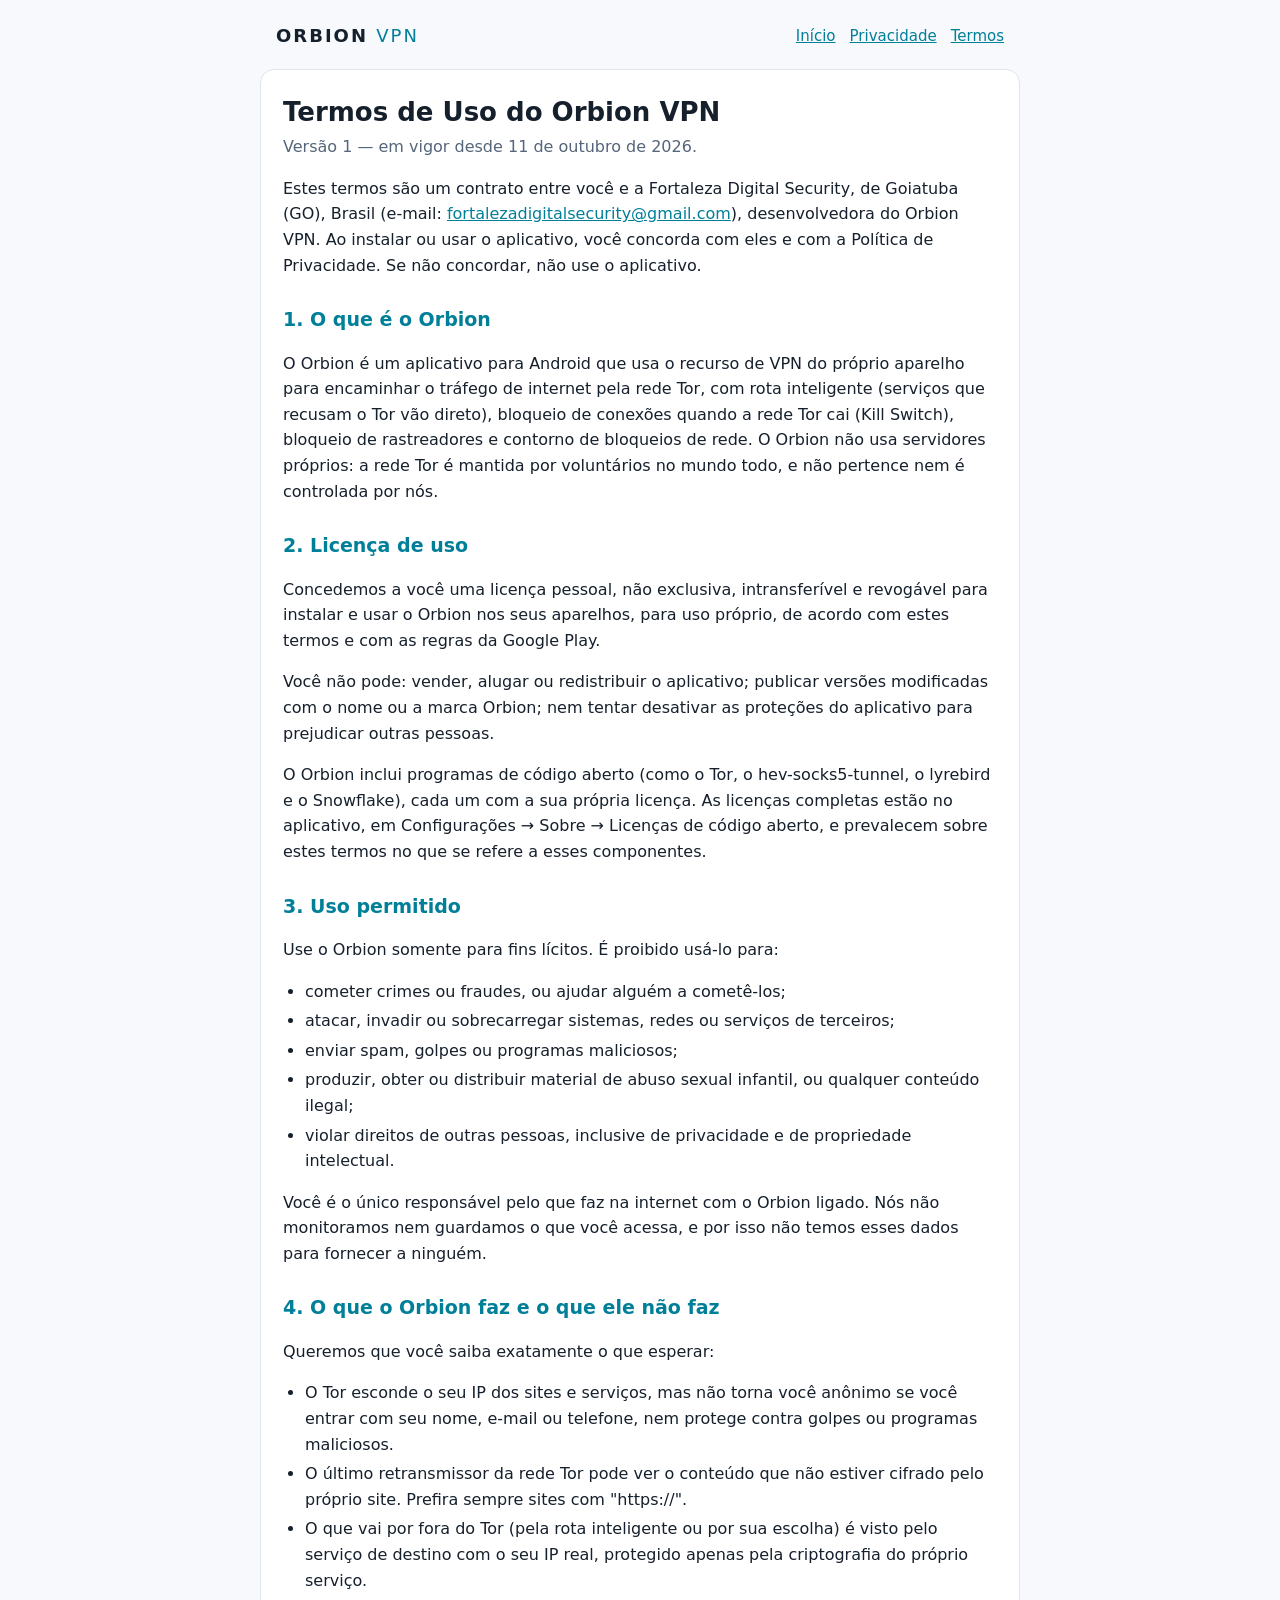
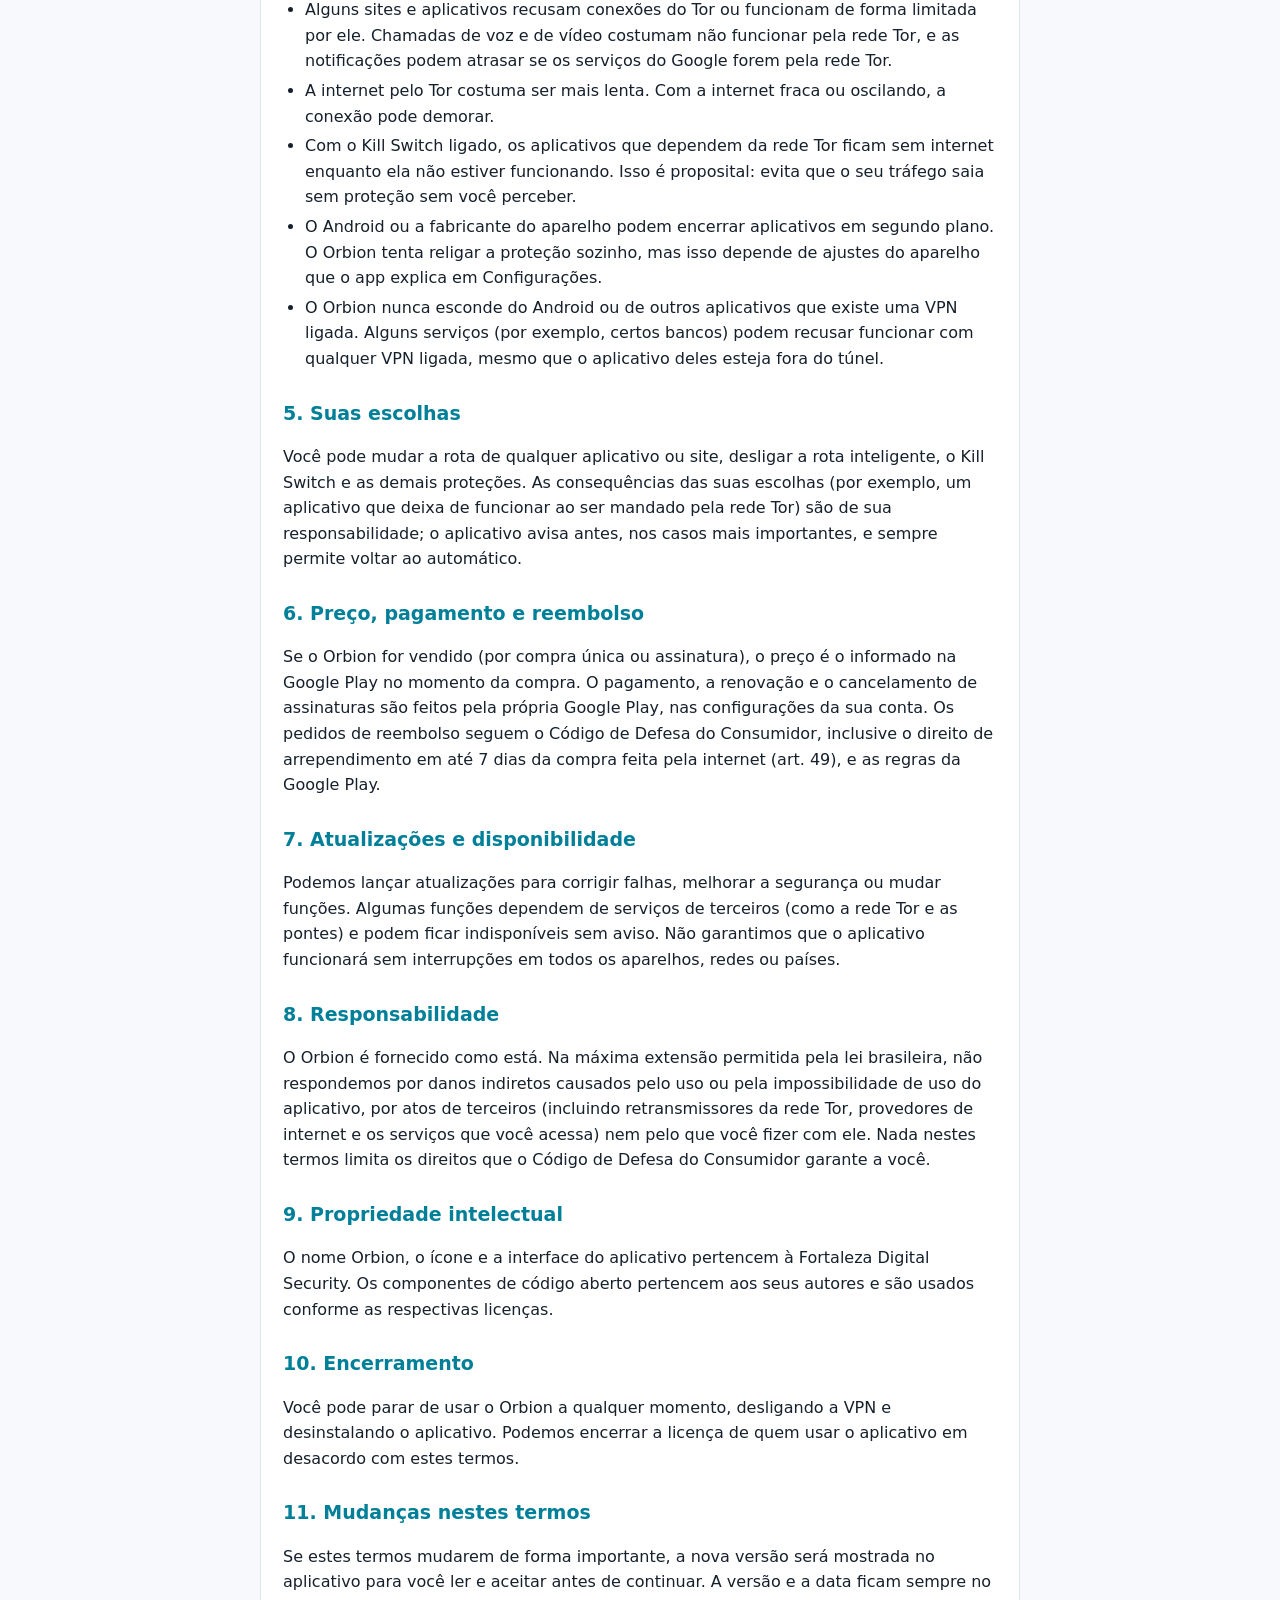
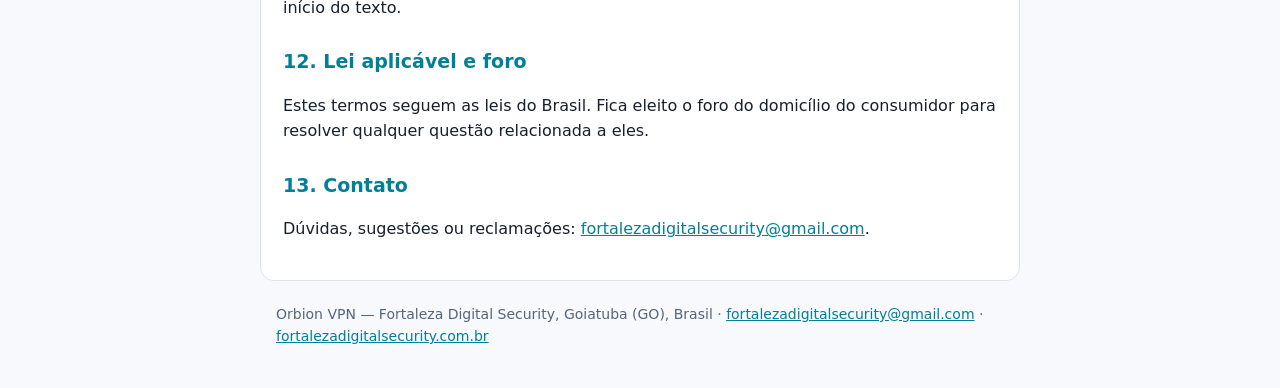
<file: orbion/termos.html>
<!doctype html>
<html lang="pt-BR">
<head>
<meta charset="utf-8">
<meta name="viewport" content="width=device-width, initial-scale=1">
<title>Termos de Uso do Orbion VPN</title>
<meta name="description" content="Termos de Uso do Orbion VPN.">
<style>
:root { --fundo:#f7f9fc; --texto:#16202c; --fraco:#55657a; --destaque:#007f99; --cartao:#ffffff; --borda:#dde4ee; }
@media (prefers-color-scheme: dark) {
  :root { --fundo:#0b0f14; --texto:#e8eef5; --fraco:#8a99ad; --destaque:#00e5ff; --cartao:#121821; --borda:#243041; }
}
* { box-sizing: border-box; }
body { margin:0; background:var(--fundo); color:var(--texto);
  font: 16px/1.6 system-ui, -apple-system, "Segoe UI", Roboto, sans-serif; }
header, main, footer { max-width: 760px; margin: 0 auto; padding: 0 16px; }
header { padding-top: 22px; display:flex; align-items:center; gap:10px; flex-wrap:wrap; }
header .marca { font-weight: 900; letter-spacing: 2px; font-size: 18px; }
header .marca span { color: var(--destaque); font-weight: 400; }
nav { margin-left:auto; display:flex; gap:14px; font-size: 15px; }
a { color: var(--destaque); }
main { background: var(--cartao); border: 1px solid var(--borda); border-radius: 14px; padding: 8px 22px 22px; margin-top: 18px; }
h1 { font-size: 26px; line-height: 1.25; margin: 18px 0 6px; }
h2 { font-size: 19px; margin: 26px 0 6px; color: var(--destaque); }
h3 { font-size: 16.5px; margin: 18px 0 4px; }
p, li { overflow-wrap: anywhere; }
ul { padding-left: 22px; }
li { margin: 4px 0; }
.versao { color: var(--fraco); margin-top: 0; }
footer { color: var(--fraco); font-size: 14px; padding: 22px 16px 40px; }
.chamada { font-size: 18px; }
.pontos li { margin: 8px 0; }
</style>
</head>
<body>
<header>
  <div class="marca">ORBION <span>VPN</span></div>
  <nav>
    <a href="./">Início</a>
    <a href="privacidade.html">Privacidade</a>
    <a href="termos.html">Termos</a>
  </nav>
</header>
<main>
<h1>Termos de Uso do Orbion VPN</h1>
<p class="versao">Versão 1 — em vigor desde 11 de outubro de 2026.</p>
<p>Estes termos são um contrato entre você e a Fortaleza Digital Security, de Goiatuba (GO), Brasil (e-mail: <a href="mailto:fortalezadigitalsecurity@gmail.com">fortalezadigitalsecurity@gmail.com</a>), desenvolvedora do Orbion VPN. Ao instalar ou usar o aplicativo, você concorda com eles e com a Política de Privacidade. Se não concordar, não use o aplicativo.</p>
<h2>1. O que é o Orbion</h2>
<p>O Orbion é um aplicativo para Android que usa o recurso de VPN do próprio aparelho para encaminhar o tráfego de internet pela rede Tor, com rota inteligente (serviços que recusam o Tor vão direto), bloqueio de conexões quando a rede Tor cai (Kill Switch), bloqueio de rastreadores e contorno de bloqueios de rede. O Orbion não usa servidores próprios: a rede Tor é mantida por voluntários no mundo todo, e não pertence nem é controlada por nós.</p>
<h2>2. Licença de uso</h2>
<p>Concedemos a você uma licença pessoal, não exclusiva, intransferível e revogável para instalar e usar o Orbion nos seus aparelhos, para uso próprio, de acordo com estes termos e com as regras da Google Play.</p>
<p>Você não pode: vender, alugar ou redistribuir o aplicativo; publicar versões modificadas com o nome ou a marca Orbion; nem tentar desativar as proteções do aplicativo para prejudicar outras pessoas.</p>
<p>O Orbion inclui programas de código aberto (como o Tor, o hev-socks5-tunnel, o lyrebird e o Snowflake), cada um com a sua própria licença. As licenças completas estão no aplicativo, em Configurações → Sobre → Licenças de código aberto, e prevalecem sobre estes termos no que se refere a esses componentes.</p>
<h2>3. Uso permitido</h2>
<p>Use o Orbion somente para fins lícitos. É proibido usá-lo para:</p>
<ul><li>cometer crimes ou fraudes, ou ajudar alguém a cometê-los;</li><li>atacar, invadir ou sobrecarregar sistemas, redes ou serviços de terceiros;</li><li>enviar spam, golpes ou programas maliciosos;</li><li>produzir, obter ou distribuir material de abuso sexual infantil, ou qualquer conteúdo ilegal;</li><li>violar direitos de outras pessoas, inclusive de privacidade e de propriedade intelectual.</li></ul>
<p>Você é o único responsável pelo que faz na internet com o Orbion ligado. Nós não monitoramos nem guardamos o que você acessa, e por isso não temos esses dados para fornecer a ninguém.</p>
<h2>4. O que o Orbion faz e o que ele não faz</h2>
<p>Queremos que você saiba exatamente o que esperar:</p>
<ul><li>O Tor esconde o seu IP dos sites e serviços, mas não torna você anônimo se você entrar com seu nome, e-mail ou telefone, nem protege contra golpes ou programas maliciosos.</li><li>O último retransmissor da rede Tor pode ver o conteúdo que não estiver cifrado pelo próprio site. Prefira sempre sites com &quot;https://&quot;.</li><li>O que vai por fora do Tor (pela rota inteligente ou por sua escolha) é visto pelo serviço de destino com o seu IP real, protegido apenas pela criptografia do próprio serviço.</li><li>Alguns sites e aplicativos recusam conexões do Tor ou funcionam de forma limitada por ele. Chamadas de voz e de vídeo costumam não funcionar pela rede Tor, e as notificações podem atrasar se os serviços do Google forem pela rede Tor.</li><li>A internet pelo Tor costuma ser mais lenta. Com a internet fraca ou oscilando, a conexão pode demorar.</li><li>Com o Kill Switch ligado, os aplicativos que dependem da rede Tor ficam sem internet enquanto ela não estiver funcionando. Isso é proposital: evita que o seu tráfego saia sem proteção sem você perceber.</li><li>O Android ou a fabricante do aparelho podem encerrar aplicativos em segundo plano. O Orbion tenta religar a proteção sozinho, mas isso depende de ajustes do aparelho que o app explica em Configurações.</li><li>O Orbion nunca esconde do Android ou de outros aplicativos que existe uma VPN ligada. Alguns serviços (por exemplo, certos bancos) podem recusar funcionar com qualquer VPN ligada, mesmo que o aplicativo deles esteja fora do túnel.</li></ul>
<h2>5. Suas escolhas</h2>
<p>Você pode mudar a rota de qualquer aplicativo ou site, desligar a rota inteligente, o Kill Switch e as demais proteções. As consequências das suas escolhas (por exemplo, um aplicativo que deixa de funcionar ao ser mandado pela rede Tor) são de sua responsabilidade; o aplicativo avisa antes, nos casos mais importantes, e sempre permite voltar ao automático.</p>
<h2>6. Preço, pagamento e reembolso</h2>
<p>Se o Orbion for vendido (por compra única ou assinatura), o preço é o informado na Google Play no momento da compra. O pagamento, a renovação e o cancelamento de assinaturas são feitos pela própria Google Play, nas configurações da sua conta. Os pedidos de reembolso seguem o Código de Defesa do Consumidor, inclusive o direito de arrependimento em até 7 dias da compra feita pela internet (art. 49), e as regras da Google Play.</p>
<h2>7. Atualizações e disponibilidade</h2>
<p>Podemos lançar atualizações para corrigir falhas, melhorar a segurança ou mudar funções. Algumas funções dependem de serviços de terceiros (como a rede Tor e as pontes) e podem ficar indisponíveis sem aviso. Não garantimos que o aplicativo funcionará sem interrupções em todos os aparelhos, redes ou países.</p>
<h2>8. Responsabilidade</h2>
<p>O Orbion é fornecido como está. Na máxima extensão permitida pela lei brasileira, não respondemos por danos indiretos causados pelo uso ou pela impossibilidade de uso do aplicativo, por atos de terceiros (incluindo retransmissores da rede Tor, provedores de internet e os serviços que você acessa) nem pelo que você fizer com ele. Nada nestes termos limita os direitos que o Código de Defesa do Consumidor garante a você.</p>
<h2>9. Propriedade intelectual</h2>
<p>O nome Orbion, o ícone e a interface do aplicativo pertencem à Fortaleza Digital Security. Os componentes de código aberto pertencem aos seus autores e são usados conforme as respectivas licenças.</p>
<h2>10. Encerramento</h2>
<p>Você pode parar de usar o Orbion a qualquer momento, desligando a VPN e desinstalando o aplicativo. Podemos encerrar a licença de quem usar o aplicativo em desacordo com estes termos.</p>
<h2>11. Mudanças nestes termos</h2>
<p>Se estes termos mudarem de forma importante, a nova versão será mostrada no aplicativo para você ler e aceitar antes de continuar. A versão e a data ficam sempre no início do texto.</p>
<h2>12. Lei aplicável e foro</h2>
<p>Estes termos seguem as leis do Brasil. Fica eleito o foro do domicílio do consumidor para resolver qualquer questão relacionada a eles.</p>
<h2>13. Contato</h2>
<p>Dúvidas, sugestões ou reclamações: <a href="mailto:fortalezadigitalsecurity@gmail.com">fortalezadigitalsecurity@gmail.com</a>.</p>
</main>
<footer>
  Orbion VPN — Fortaleza Digital Security, Goiatuba (GO), Brasil ·
  <a href="mailto:fortalezadigitalsecurity@gmail.com">fortalezadigitalsecurity@gmail.com</a> ·
  <a href="https://fortalezadigitalsecurity.com.br/">fortalezadigitalsecurity.com.br</a>
</footer>
</body>
</html>
</file>
